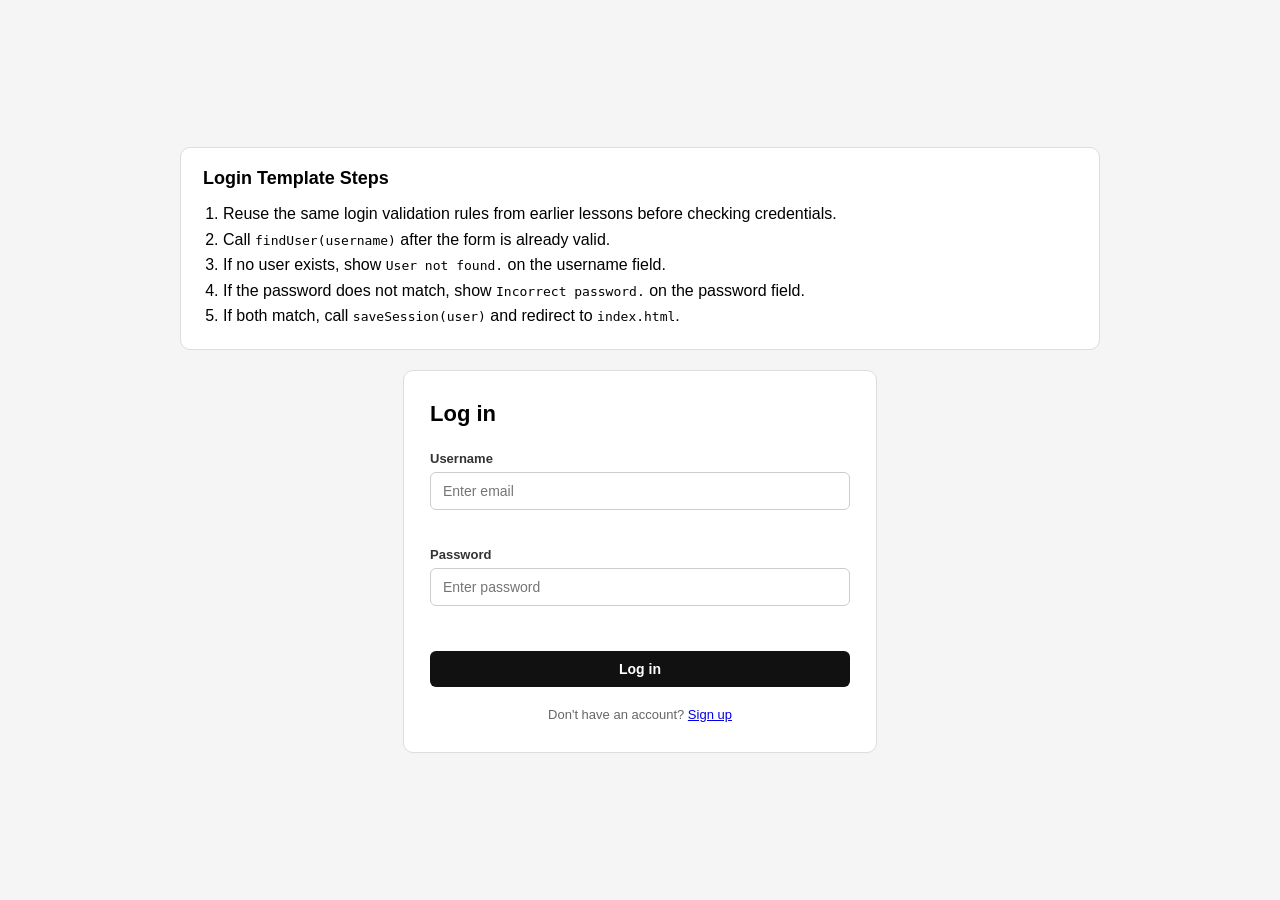
<file: index.html>
<!doctype html>
<html lang="en">
  <head>
    <meta charset="UTF-8" />
    <meta name="viewport" content="width=device-width, initial-scale=1.0" />
    <title>Home</title>
    <style>
      body {
        margin: 0;
        min-height: 100vh;
        display: grid;
        place-items: center;
        background: #f3f4f6;
        font-family: Arial, sans-serif;
        color: #111827;
      }

      .page {
        width: min(760px, calc(100% - 32px));
        display: grid;
        gap: 20px;
      }

      .hint-panel,
      .home-card {
        background: #fff;
        border: 1px solid #d1d5db;
        border-radius: 12px;
      }

      .hint-panel {
        padding: 20px 22px;
      }

      .hint-panel h2 {
        margin: 0 0 12px;
        font-size: 18px;
      }

      .hint-panel ol {
        margin: 0;
        padding-left: 20px;
        line-height: 1.6;
      }

      .home-card {
        padding: 32px 28px;
        text-align: center;
      }

      h1 {
        margin: 0 0 10px;
        font-size: 28px;
      }

      p {
        margin: 0 0 24px;
        color: #4b5563;
      }

      .action-btn {
        padding: 10px 18px;
        border: 0;
        border-radius: 8px;
        background: #111827;
        color: #fff;
        font-size: 14px;
        font-weight: 600;
        cursor: pointer;
      }
    </style>
  </head>
  <body>
    <main class="page">
      <section class="hint-panel" aria-label="Learner hints">
        <h2>Home Page Steps</h2>
        <ol>
          <li>
            Load the current session with <code>getSession()</code> as soon as
            the page starts.
          </li>
          <li>
            If the session is missing, redirect immediately to
            <code>login.html</code>.
          </li>
          <li>
            If the session exists, show
            <code>Welcome, &lt;displayName&gt;</code> in the page.
          </li>
          <li>Attach a click handler to the logout button.</li>
          <li>
            On logout, call <code>clearSession()</code> and redirect back to
            <code>login.html</code>.
          </li>
        </ol>
      </section>

      <section class="home-card">
        <h1 id="welcome-message">Welcome</h1>
        <p>
          Finish the session logic so this page becomes the protected landing
          page.
        </p>
        <button id="logout-btn" class="action-btn" type="button">
          Log out
        </button>
      </section>
    </main>

    <script src="store.js"></script>
    <script>
      function redirectToLogin() {
        window.location.href = "login.html";
      }

      function renderWelcome(user) {
        document.getElementById("welcome-message").textContent =
          "Welcome, " + user.displayName;
      }

      function handleLogout() {
        clearSession();
        redirectToLogin();
      }

      window.addEventListener("load", function () {
        var user = getSession();

        if (user === null) {
          redirectToLogin();
          return;
        }

        renderWelcome(user);

        var logoutButton = document.getElementById("logout-btn");
        if (logoutButton) {
          logoutButton.addEventListener("click", handleLogout);
        }
      });
    </script>
  </body>
</html>
</file>
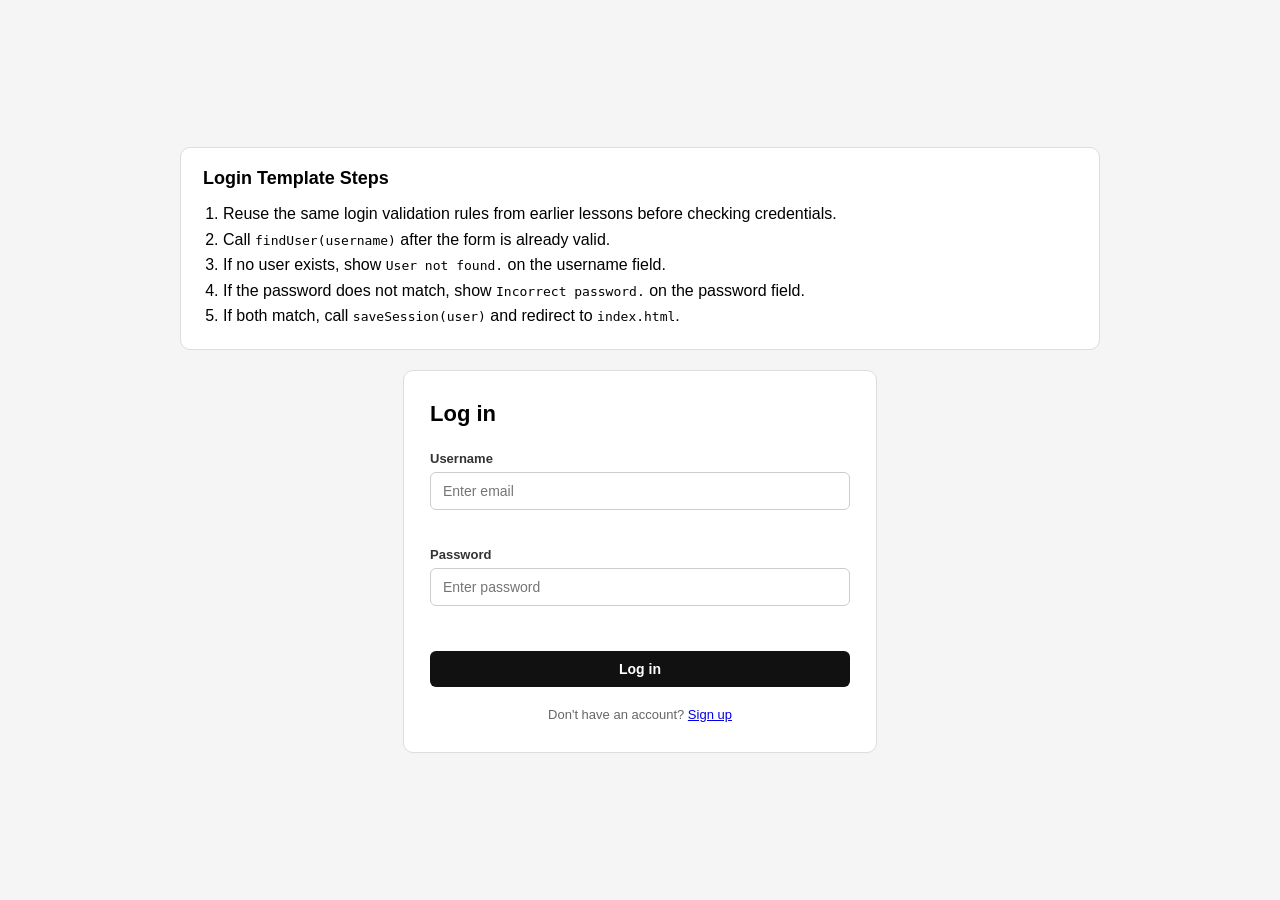
<file: login.html>
<!doctype html>
<html lang="en">
  <head>
    <meta charset="UTF-8" />
    <meta name="viewport" content="width=device-width, initial-scale=1.0" />
    <title>Log In</title>
    <link rel="stylesheet" href="forms.css" />
  </head>
  <body>
    <main class="page">
      <section class="hint-panel" aria-label="Learner hints">
        <h2>Login Template Steps</h2>
        <ol>
          <li>
            Reuse the same login validation rules from earlier lessons before
            checking credentials.
          </li>
          <li>
            Call <code>findUser(username)</code> after the form is already
            valid.
          </li>
          <li>
            If no user exists, show <code>User not found.</code> on the username
            field.
          </li>
          <li>
            If the password does not match, show
            <code>Incorrect password.</code> on the password field.
          </li>
          <li>
            If both match, call <code>saveSession(user)</code> and redirect to
            <code>index.html</code>.
          </li>
        </ol>
      </section>

      <section class="card">
        <h1>Log in</h1>

        <form id="login-form" novalidate>
          <div class="form-row" data-field="username">
            <label class="field-label" for="username">Username</label>
            <input
              class="field-input"
              id="username"
              type="email"
              placeholder="Enter email"
            />
            <span class="field-error"></span>
          </div>

          <div class="form-row" data-field="password">
            <label class="field-label" for="password">Password</label>
            <input
              class="field-input"
              id="password"
              type="password"
              placeholder="Enter password"
            />
            <span class="field-error"></span>
          </div>

          <button class="submit-btn" type="submit">Log in</button>
        </form>

        <p class="card-footer">
          Don't have an account? <a href="signup.html">Sign up</a>
        </p>
      </section>
    </main>

    <script src="forms.js"></script>
    <script src="store.js"></script>
    <script>
      function getFormValues() {
        return collectValues(["username", "password"]);
      }

      function validateLoginForm(values) {
        return validateFields(["username", "password"], values);
      }

      async function handleSubmit(event) {
        event.preventDefault();

        var values = getFormValues();
        var isValid = validateLoginForm(values);
        if (!isValid) {
          return;
        }

        var user = getUser(values.username);

        if (user === null) {
          setFieldState("username", "User not found.");
          clearFieldState("password");
          return;
        }

        var submittedHash = await hashPassword(values.password, user.salt);

        if (submittedHash !== user.hash) {
          clearFieldState("username");
          setFieldState("password", "Incorrect password.");
          return;
        }

        clearFieldState("username");
        clearFieldState("password");
        saveSession(user);
        window.location.href = "index.html";
      }

      window.addEventListener("load", function () {
        if (getSession()) {
          window.location.href = "index.html";
          return;
        }

        attachClearOnInput(["username", "password"]);

        var form = document.getElementById("login-form");
        form.addEventListener("submit", handleSubmit);
      });
    </script>
  </body>
</html>
</file>
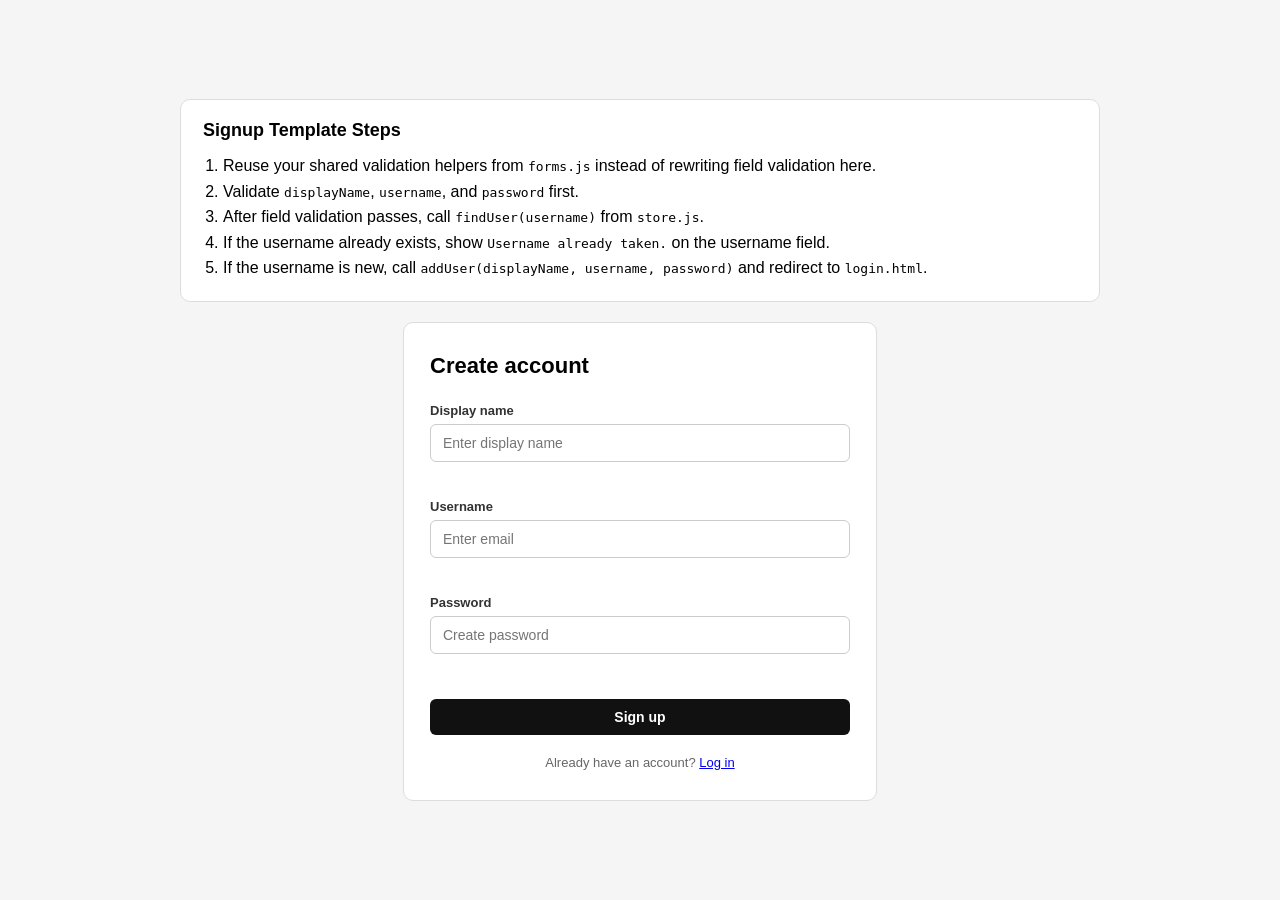
<file: signup.html>
<!doctype html>
<html lang="en">
  <head>
    <meta charset="UTF-8" />
    <meta name="viewport" content="width=device-width, initial-scale=1.0" />
    <title>Sign Up</title>
    <link rel="stylesheet" href="forms.css" />
  </head>
  <body>
    <main class="page">
      <section class="hint-panel" aria-label="Learner hints">
        <h2>Signup Template Steps</h2>
        <ol>
          <li>
            Reuse your shared validation helpers from
            <code>forms.js</code> instead of rewriting field validation here.
          </li>
          <li>
            Validate <code>displayName</code>, <code>username</code>, and
            <code>password</code> first.
          </li>
          <li>
            After field validation passes, call
            <code>findUser(username)</code> from <code>store.js</code>.
          </li>
          <li>
            If the username already exists, show
            <code>Username already taken.</code> on the username field.
          </li>
          <li>
            If the username is new, call
            <code>addUser(displayName, username, password)</code> and redirect
            to <code>login.html</code>.
          </li>
        </ol>
      </section>

      <section class="card">
        <h1>Create account</h1>

        <form id="signup-form" novalidate>
          <div class="form-row" data-field="displayName">
            <label class="field-label" for="displayName">Display name</label>
            <input
              class="field-input"
              id="displayName"
              type="text"
              placeholder="Enter display name"
            />
            <span class="field-error"></span>
          </div>

          <div class="form-row" data-field="username">
            <label class="field-label" for="username">Username</label>
            <input
              class="field-input"
              id="username"
              type="email"
              placeholder="Enter email"
            />
            <span class="field-error"></span>
          </div>

          <div class="form-row" data-field="password">
            <label class="field-label" for="password">Password</label>
            <input
              class="field-input"
              id="password"
              type="password"
              placeholder="Create password"
            />
            <span class="field-error"></span>
          </div>

          <button class="submit-btn" type="submit">Sign up</button>
        </form>

        <p class="card-footer">
          Already have an account? <a href="login.html">Log in</a>
        </p>
      </section>
    </main>

    <script src="forms.js"></script>
    <script src="store.js"></script>
    <script>
      function getFormValues() {
        return collectValues(["displayName", "username", "password"]);
      }

      function validateSignupForm(values) {
        return validateFields(["displayName", "username", "password"], values);
      }

      async function handleSubmit(event) {
        event.preventDefault();

        var values = getFormValues();
        var isValid = validateSignupForm(values);
        if (!isValid) {
          return;
        }

        var existingUser = getUser(values.username);
        if (existingUser) {
          setFieldState("username", "Username already taken.");
          return;
        }

        await setUser(values.displayName, values.username, values.password);
        window.location.href = "login.html";
      }

      window.addEventListener("load", function () {
        attachClearOnInput(["displayName", "username", "password"]);
        document
          .getElementById("signup-form")
          .addEventListener("submit", handleSubmit);
      });
    </script>
  </body>
</html>
</file>
<file: forms.css>
body {
  margin: 0;
  min-height: 100vh;
  padding: 24px 16px;
  box-sizing: border-box;
  display: grid;
  place-items: center;
  background: #f5f5f5;
  font-family: Arial, sans-serif;
}

.page {
  width: min(920px, 100%);
  display: grid;
  gap: 20px;
}

.hint-panel,
.card {
  background: #fff;
  border: 1px solid #ddd;
  border-radius: 10px;
}

.hint-panel {
  padding: 20px 22px;
}

.hint-panel h2 {
  margin: 0 0 12px;
  font-size: 18px;
}

.hint-panel ol {
  margin: 0;
  padding-left: 20px;
  line-height: 1.6;
}

.card {
  width: 100%;
  max-width: 420px;
  padding: 30px 26px;
  justify-self: center;
}

h1 {
  margin: 0 0 24px;
  font-size: 22px;
}

.form-row {
  margin-bottom: 16px;
}

.field-label {
  display: block;
  margin-bottom: 6px;
  font-size: 13px;
  font-weight: 600;
  color: #333;
}

.field-input {
  width: 100%;
  box-sizing: border-box;
  padding: 10px 12px;
  border: 1px solid #ccc;
  border-radius: 6px;
  font-size: 14px;
}

.field-error {
  display: block;
  min-height: 16px;
  margin-top: 5px;
  font-size: 12px;
  color: transparent;
}

.submit-btn {
  width: 100%;
  margin-top: 8px;
  padding: 10px;
  border: 0;
  border-radius: 6px;
  background: #111;
  color: #fff;
  font-size: 14px;
  font-weight: 600;
  cursor: pointer;
}

.card-footer {
  margin: 20px 0 0;
  text-align: center;
  font-size: 13px;
  color: #666;
}

.field-input.fail {
  border-color: #e53e3e;
  background: #fff5f5;
}

.field-input.success {
  border-color: #38a169;
  background: #f0fff4;
}

.field-error.fail {
  color: #e53e3e;
}
</file>
